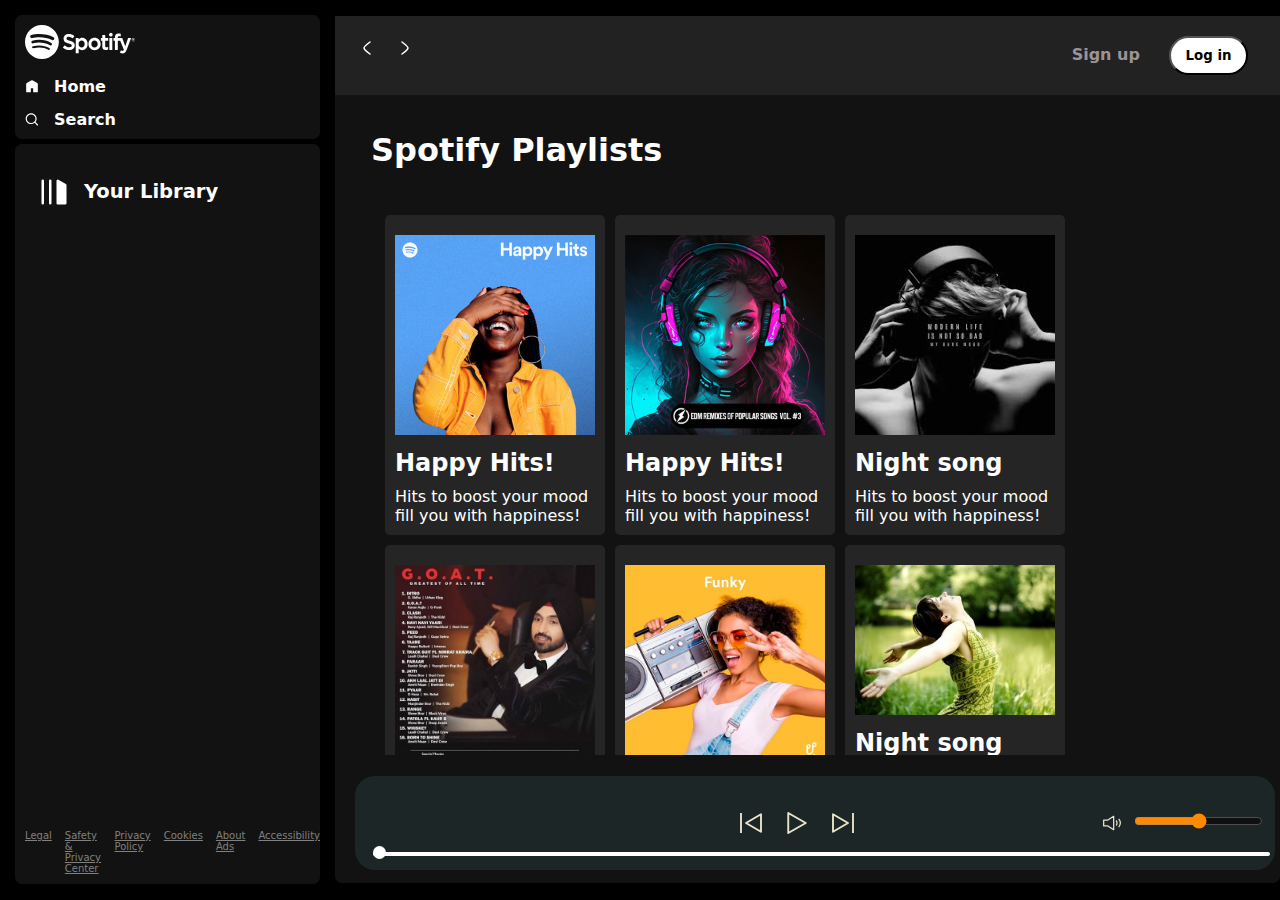
<file: index.html>
<!DOCTYPE html>
<html lang="en">

<head>
    <meta charset="UTF-8">
    <meta name="viewport" content="width=device-width, initial-scale=1.0">
    <link rel="stylesheet" href="style.css">
    <link rel="stylesheet" href="utility.css">
    <title>spotify-web player: music for everyone</title>
</head>

<body>
    <div class="container flex bg-black">
        <div class="left ">
            <div class="close">
                <img class="invert" src="close.svg" alt="">
            </div>
            <div class="home bg-grey rounded m-1 p-1">
                <div class="logo"><img width="110" class="invert" src="logo.jpg.svg" alt=""></div>
                <ul>
                    <li><img class="invert" src="home.svg" alt="Home">Home</li>
                    <li><img class="invert" src="search.svg" alt="search">Search</li>
                </ul>

            </div>
            <div class="library bg-grey rounded m-1 p-1">
                <div class="heading">
                    <img class="invert" src="playlist.svg" alt="">
                    <h2>Your Library</h2>
                </div>
                <div class="songList">
                    <ul>

                    </ul>
                </div>
                <div class="footer">
                    <div><a href="https://www.spotify.com/in-en/legal/"><span>Legal</span></a></div>
                    <div><a href="https://www.spotify.com/in-en/safetyandprivacy/"><span>Safety &amp; Privacy
                                Center</span></a></div>
                    <div><a href="https://www.spotify.com/in-en/legal/privacy-policy/"><span>Privacy Policy</span></a>
                    </div>
                    <div><a href="https://www.spotify.com/in-en/legal/cookies-policy/"><span>Cookies</span></a></div>
                    <div><a href="https://www.spotify.com/in-en/legal/privacy-policy/#s3"><span>About Ads</span></a>
                    </div>
                    <div><a href="https://www.spotify.com/in-en/accessibility/"><span>Accessibility</span></a></div>

                </div>
            </div>

        </div>
        <div class="right bg-grey rounded ">
            <div class="header">
                <div class="nav">
                    <div class="hamburgerContainer">


                        <img width="30" class="invert hamburger" src="hamburger.svg" alt="">
                        <svg xmlns="http://www.w3.org/2000/svg" viewBox="0 0 24 24" width="24" height="24"
                            color="#ffffff" fill="none">
                            <path d="M15 6C15 6 9.00001 10.4189 9 12C8.99999 13.5812 15 18 15 18" stroke="currentColor"
                                stroke-width="1.5" stroke-linecap="round" stroke-linejoin="round" />
                        </svg>
                        <svg xmlns="http://www.w3.org/2000/svg" viewBox="0 0 24 24" width="24" height="24"
                            color="#ffffff" fill="none">
                            <path d="M9.00005 6C9.00005 6 15 10.4189 15 12C15 13.5812 9 18 9 18" stroke="currentColor"
                                stroke-width="1.5" stroke-linecap="round" stroke-linejoin="round" />
                        </svg>
                    </div>
                </div>
                <div class="buttons">
                    <button class="signupbtn">Sign up</button>
                    <button class="loginbtn">Log in</button>
                </div>
            </div>
            <div class="spotifyPlaylists">
                <h1>Spotify Playlists</h1>
                <div class="cardContainer">
                    <div data-folder="cs" class="card ">
                        <div class="play">
                            <svg xmlns="http://www.w3.org/2000/svg" viewBox="0 0 24 24" width="24" height="24"
                                fill="black">
                                <path
                                    d="M18.8906 12.846C18.5371 14.189 16.8667 15.138 13.5257 17.0361C10.296 18.8709 8.6812 19.7884 7.37983 19.4196C6.8418 19.2671 6.35159 18.9776 5.95624 18.5787C5 17.6139 5 15.7426 5 12C5 8.2574 5 6.3861 5.95624 5.42132C6.35159 5.02245 6.8418 4.73288 7.37983 4.58042C8.6812 4.21165 10.296 5.12907 13.5257 6.96393C16.8667 8.86197 18.5371 9.811 18.8906 11.154C19.0365 11.7084 19.0365 12.2916 18.8906 12.846Z" />
                            </svg>


                        </div>
                        <img src="cover (9).jpg" alt="">
                        <h2>Happy Hits!</h2>
                        <p>Hits to boost your mood fill you with happiness!</p>

                    </div>
                    <div data-folder="ncs" class="card ">
                        <div class="play">
                            <svg xmlns="http://www.w3.org/2000/svg" viewBox="0 0 24 24" width="24" height="24"
                                fill="black">
                                <path
                                    d="M18.8906 12.846C18.5371 14.189 16.8667 15.138 13.5257 17.0361C10.296 18.8709 8.6812 19.7884 7.37983 19.4196C6.8418 19.2671 6.35159 18.9776 5.95624 18.5787C5 17.6139 5 15.7426 5 12C5 8.2574 5 6.3861 5.95624 5.42132C6.35159 5.02245 6.8418 4.73288 7.37983 4.58042C8.6812 4.21165 10.296 5.12907 13.5257 6.96393C16.8667 8.86197 18.5371 9.811 18.8906 11.154C19.0365 11.7084 19.0365 12.2916 18.8906 12.846Z" />
                            </svg>


                        </div>
                        <img src="cover (2).jpg" alt="">
                        <h2>Happy Hits!</h2>
                        <p>Hits to boost your mood fill you with happiness!</p>
                    </div>
                    <div data-folder="nav" class="card ">
                        <div class="play">
                            <svg xmlns="http://www.w3.org/2000/svg" viewBox="0 0 24 24" width="24" height="24"
                                fill="black">
                                <path
                                    d="M18.8906 12.846C18.5371 14.189 16.8667 15.138 13.5257 17.0361C10.296 18.8709 8.6812 19.7884 7.37983 19.4196C6.8418 19.2671 6.35159 18.9776 5.95624 18.5787C5 17.6139 5 15.7426 5 12C5 8.2574 5 6.3861 5.95624 5.42132C6.35159 5.02245 6.8418 4.73288 7.37983 4.58042C8.6812 4.21165 10.296 5.12907 13.5257 6.96393C16.8667 8.86197 18.5371 9.811 18.8906 11.154C19.0365 11.7084 19.0365 12.2916 18.8906 12.846Z" />
                            </svg>


                        </div>
                        <img src="cover (4).jpg" alt="">
                        <h2>Night song</h2>
                        <p>Hits to boost your mood fill you with happiness!</p>
                    </div>
                    <div data-folder="punjabi" class="card ">
                        <div class="play">
                            <svg xmlns="http://www.w3.org/2000/svg" viewBox="0 0 24 24" width="24" height="24"
                                fill="black">
                                <path
                                    d="M18.8906 12.846C18.5371 14.189 16.8667 15.138 13.5257 17.0361C10.296 18.8709 8.6812 19.7884 7.37983 19.4196C6.8418 19.2671 6.35159 18.9776 5.95624 18.5787C5 17.6139 5 15.7426 5 12C5 8.2574 5 6.3861 5.95624 5.42132C6.35159 5.02245 6.8418 4.73288 7.37983 4.58042C8.6812 4.21165 10.296 5.12907 13.5257 6.96393C16.8667 8.86197 18.5371 9.811 18.8906 11.154C19.0365 11.7084 19.0365 12.2916 18.8906 12.846Z" />
                            </svg>


                        </div>
                        <img src="cover (5).jpg" alt="">
                        <h2>Night song</h2>
                        <p>Hits to boost your mood fill you with happiness!</p>
                    </div>
                    <div data-folder="hindi" class="card ">
                        <div class="play">
                            <svg xmlns="http://www.w3.org/2000/svg" viewBox="0 0 24 24" width="24" height="24"
                                fill="black">
                                <path
                                    d="M18.8906 12.846C18.5371 14.189 16.8667 15.138 13.5257 17.0361C10.296 18.8709 8.6812 19.7884 7.37983 19.4196C6.8418 19.2671 6.35159 18.9776 5.95624 18.5787C5 17.6139 5 15.7426 5 12C5 8.2574 5 6.3861 5.95624 5.42132C6.35159 5.02245 6.8418 4.73288 7.37983 4.58042C8.6812 4.21165 10.296 5.12907 13.5257 6.96393C16.8667 8.86197 18.5371 9.811 18.8906 11.154C19.0365 11.7084 19.0365 12.2916 18.8906 12.846Z" />
                            </svg>


                        </div>
                        <img src="cover (6).jpg" alt="">
                        <h2>Night song</h2>
                        <p>Hits to boost your mood fill you with happiness!</p>
                    </div>
                    <div data-folder="english" class="card ">
                        <div class="play">
                            <svg xmlns="http://www.w3.org/2000/svg" viewBox="0 0 24 24" width="24" height="24"
                                fill="black">
                                <path
                                    d="M18.8906 12.846C18.5371 14.189 16.8667 15.138 13.5257 17.0361C10.296 18.8709 8.6812 19.7884 7.37983 19.4196C6.8418 19.2671 6.35159 18.9776 5.95624 18.5787C5 17.6139 5 15.7426 5 12C5 8.2574 5 6.3861 5.95624 5.42132C6.35159 5.02245 6.8418 4.73288 7.37983 4.58042C8.6812 4.21165 10.296 5.12907 13.5257 6.96393C16.8667 8.86197 18.5371 9.811 18.8906 11.154C19.0365 11.7084 19.0365 12.2916 18.8906 12.846Z" />
                            </svg>


                        </div>
                        <img src="cover (8).jpg" alt="">
                        <h2>Night song</h2>
                        <p>Hits to boost your mood fill you with happiness!</p>
                    </div>

                    <div data-folder="eng" class="card ">
                        <div class="play">
                            <svg xmlns="http://www.w3.org/2000/svg" viewBox="0 0 24 24" width="24" height="24"
                                fill="black">
                                <path
                                    d="M18.8906 12.846C18.5371 14.189 16.8667 15.138 13.5257 17.0361C10.296 18.8709 8.6812 19.7884 7.37983 19.4196C6.8418 19.2671 6.35159 18.9776 5.95624 18.5787C5 17.6139 5 15.7426 5 12C5 8.2574 5 6.3861 5.95624 5.42132C6.35159 5.02245 6.8418 4.73288 7.37983 4.58042C8.6812 4.21165 10.296 5.12907 13.5257 6.96393C16.8667 8.86197 18.5371 9.811 18.8906 11.154C19.0365 11.7084 19.0365 12.2916 18.8906 12.846Z" />
                            </svg>


                        </div>
                        <img src="cover.jpg" alt="">
                        <h2>Night song</h2>
                        <p>Hits to boost your mood fill you with happiness!</p>
                    </div>


                    
                    <div data-folder="eng" class="card ">
                        <div class="play">
                            <svg xmlns="http://www.w3.org/2000/svg" viewBox="0 0 24 24" width="24" height="24"
                                fill="black">
                                <path
                                    d="M18.8906 12.846C18.5371 14.189 16.8667 15.138 13.5257 17.0361C10.296 18.8709 8.6812 19.7884 7.37983 19.4196C6.8418 19.2671 6.35159 18.9776 5.95624 18.5787C5 17.6139 5 15.7426 5 12C5 8.2574 5 6.3861 5.95624 5.42132C6.35159 5.02245 6.8418 4.73288 7.37983 4.58042C8.6812 4.21165 10.296 5.12907 13.5257 6.96393C16.8667 8.86197 18.5371 9.811 18.8906 11.154C19.0365 11.7084 19.0365 12.2916 18.8906 12.846Z" />
                            </svg>


                        </div>
                        <img src="136271.png" alt="">
                        <h2>Night song</h2>
                        <p>Hits to boost your mood fill you with happiness!</p>
                    </div>



                    <div data-folder="eng" class="card ">
                        <div class="play">
                            <svg xmlns="http://www.w3.org/2000/svg" viewBox="0 0 24 24" width="24" height="24"
                                fill="black">
                                <path
                                    d="M18.8906 12.846C18.5371 14.189 16.8667 15.138 13.5257 17.0361C10.296 18.8709 8.6812 19.7884 7.37983 19.4196C6.8418 19.2671 6.35159 18.9776 5.95624 18.5787C5 17.6139 5 15.7426 5 12C5 8.2574 5 6.3861 5.95624 5.42132C6.35159 5.02245 6.8418 4.73288 7.37983 4.58042C8.6812 4.21165 10.296 5.12907 13.5257 6.96393C16.8667 8.86197 18.5371 9.811 18.8906 11.154C19.0365 11.7084 19.0365 12.2916 18.8906 12.846Z" />
                            </svg>


                        </div>
                        <img src="136292.png" alt="">
                        <h2>Night song</h2>
                        <p>Hits to boost your mood fill you with happiness!</p>
                    </div>



                    <div data-folder="eng" class="card ">
                        <div class="play">
                            <svg xmlns="http://www.w3.org/2000/svg" viewBox="0 0 24 24" width="24" height="24"
                                fill="black">
                                <path
                                    d="M18.8906 12.846C18.5371 14.189 16.8667 15.138 13.5257 17.0361C10.296 18.8709 8.6812 19.7884 7.37983 19.4196C6.8418 19.2671 6.35159 18.9776 5.95624 18.5787C5 17.6139 5 15.7426 5 12C5 8.2574 5 6.3861 5.95624 5.42132C6.35159 5.02245 6.8418 4.73288 7.37983 4.58042C8.6812 4.21165 10.296 5.12907 13.5257 6.96393C16.8667 8.86197 18.5371 9.811 18.8906 11.154C19.0365 11.7084 19.0365 12.2916 18.8906 12.846Z" />
                            </svg>


                        </div>
                        <img src="136301.png" alt="">
                        <h2>Night song</h2>
                        <p>Hits to boost your mood fill you with happiness!</p>
                    </div>



                    <div data-folder="eng" class="card ">
                        <div class="play">
                            <svg xmlns="http://www.w3.org/2000/svg" viewBox="0 0 24 24" width="24" height="24"
                                fill="black">
                                <path
                                    d="M18.8906 12.846C18.5371 14.189 16.8667 15.138 13.5257 17.0361C10.296 18.8709 8.6812 19.7884 7.37983 19.4196C6.8418 19.2671 6.35159 18.9776 5.95624 18.5787C5 17.6139 5 15.7426 5 12C5 8.2574 5 6.3861 5.95624 5.42132C6.35159 5.02245 6.8418 4.73288 7.37983 4.58042C8.6812 4.21165 10.296 5.12907 13.5257 6.96393C16.8667 8.86197 18.5371 9.811 18.8906 11.154C19.0365 11.7084 19.0365 12.2916 18.8906 12.846Z" />
                            </svg>


                        </div>
                        <img src="136302.png" alt="">
                        <h2>Night song</h2>
                        <p>Hits to boost your mood fill you with happiness!</p>
                    </div>



                    <div data-folder="eng" class="card ">
                        <div class="play">
                            <svg xmlns="http://www.w3.org/2000/svg" viewBox="0 0 24 24" width="24" height="24"
                                fill="black">
                                <path
                                    d="M18.8906 12.846C18.5371 14.189 16.8667 15.138 13.5257 17.0361C10.296 18.8709 8.6812 19.7884 7.37983 19.4196C6.8418 19.2671 6.35159 18.9776 5.95624 18.5787C5 17.6139 5 15.7426 5 12C5 8.2574 5 6.3861 5.95624 5.42132C6.35159 5.02245 6.8418 4.73288 7.37983 4.58042C8.6812 4.21165 10.296 5.12907 13.5257 6.96393C16.8667 8.86197 18.5371 9.811 18.8906 11.154C19.0365 11.7084 19.0365 12.2916 18.8906 12.846Z" />
                            </svg>


                        </div>
                        <img src="136336.png" alt="">
                        <h2>Night song</h2>
                        <p>Hits to boost your mood fill you with happiness!</p>
                    </div>



                    <div data-folder="eng" class="card ">
                        <div class="play">
                            <svg xmlns="http://www.w3.org/2000/svg" viewBox="0 0 24 24" width="24" height="24"
                                fill="black">
                                <path
                                    d="M18.8906 12.846C18.5371 14.189 16.8667 15.138 13.5257 17.0361C10.296 18.8709 8.6812 19.7884 7.37983 19.4196C6.8418 19.2671 6.35159 18.9776 5.95624 18.5787C5 17.6139 5 15.7426 5 12C5 8.2574 5 6.3861 5.95624 5.42132C6.35159 5.02245 6.8418 4.73288 7.37983 4.58042C8.6812 4.21165 10.296 5.12907 13.5257 6.96393C16.8667 8.86197 18.5371 9.811 18.8906 11.154C19.0365 11.7084 19.0365 12.2916 18.8906 12.846Z" />
                            </svg>


                        </div>
                        <img src="136342.png" alt="">
                        <h2>Night song</h2>
                        <p>Hits to boost your mood fill you with happiness!</p>
                    </div>



                    <div data-folder="eng" class="card ">
                        <div class="play">
                            <svg xmlns="http://www.w3.org/2000/svg" viewBox="0 0 24 24" width="24" height="24"
                                fill="black">
                                <path
                                    d="M18.8906 12.846C18.5371 14.189 16.8667 15.138 13.5257 17.0361C10.296 18.8709 8.6812 19.7884 7.37983 19.4196C6.8418 19.2671 6.35159 18.9776 5.95624 18.5787C5 17.6139 5 15.7426 5 12C5 8.2574 5 6.3861 5.95624 5.42132C6.35159 5.02245 6.8418 4.73288 7.37983 4.58042C8.6812 4.21165 10.296 5.12907 13.5257 6.96393C16.8667 8.86197 18.5371 9.811 18.8906 11.154C19.0365 11.7084 19.0365 12.2916 18.8906 12.846Z" />
                            </svg>


                        </div>
                        <img src="135679.png" alt="">
                        <h2>Night song</h2>
                        <p>Hits to boost your mood fill you with happiness!</p>
                    </div>



                    <div data-folder="eng" class="card ">
                        <div class="play">
                            <svg xmlns="http://www.w3.org/2000/svg" viewBox="0 0 24 24" width="24" height="24"
                                fill="black">
                                <path
                                    d="M18.8906 12.846C18.5371 14.189 16.8667 15.138 13.5257 17.0361C10.296 18.8709 8.6812 19.7884 7.37983 19.4196C6.8418 19.2671 6.35159 18.9776 5.95624 18.5787C5 17.6139 5 15.7426 5 12C5 8.2574 5 6.3861 5.95624 5.42132C6.35159 5.02245 6.8418 4.73288 7.37983 4.58042C8.6812 4.21165 10.296 5.12907 13.5257 6.96393C16.8667 8.86197 18.5371 9.811 18.8906 11.154C19.0365 11.7084 19.0365 12.2916 18.8906 12.846Z" />
                            </svg>


                        </div>
                        <img src="135674.png" alt="">
                        <h2>Night song</h2>
                        <p>Hits to boost your mood fill you with happiness!</p>
                    </div>



                    <div data-folder="eng" class="card ">
                        <div class="play">
                            <svg xmlns="http://www.w3.org/2000/svg" viewBox="0 0 24 24" width="24" height="24"
                                fill="black">
                                <path
                                    d="M18.8906 12.846C18.5371 14.189 16.8667 15.138 13.5257 17.0361C10.296 18.8709 8.6812 19.7884 7.37983 19.4196C6.8418 19.2671 6.35159 18.9776 5.95624 18.5787C5 17.6139 5 15.7426 5 12C5 8.2574 5 6.3861 5.95624 5.42132C6.35159 5.02245 6.8418 4.73288 7.37983 4.58042C8.6812 4.21165 10.296 5.12907 13.5257 6.96393C16.8667 8.86197 18.5371 9.811 18.8906 11.154C19.0365 11.7084 19.0365 12.2916 18.8906 12.846Z" />
                            </svg>


                        </div>
                        <img src="135659.png" alt="">
                        <h2>Night song</h2>
                        <p>Hits to boost your mood fill you with happiness!</p>
                    </div>



                    <div data-folder="eng" class="card ">
                        <div class="play">
                            <svg xmlns="http://www.w3.org/2000/svg" viewBox="0 0 24 24" width="24" height="24"
                                fill="black">
                                <path
                                    d="M18.8906 12.846C18.5371 14.189 16.8667 15.138 13.5257 17.0361C10.296 18.8709 8.6812 19.7884 7.37983 19.4196C6.8418 19.2671 6.35159 18.9776 5.95624 18.5787C5 17.6139 5 15.7426 5 12C5 8.2574 5 6.3861 5.95624 5.42132C6.35159 5.02245 6.8418 4.73288 7.37983 4.58042C8.6812 4.21165 10.296 5.12907 13.5257 6.96393C16.8667 8.86197 18.5371 9.811 18.8906 11.154C19.0365 11.7084 19.0365 12.2916 18.8906 12.846Z" />
                            </svg>


                        </div>
                        <img src="135668.png" alt="">
                        <h2>Night song</h2>
                        <p>Hits to boost your mood fill you with happiness!</p>
                    </div>




                </div>
                <div class="playbar">
                    <div class="seekbar">
                        <div class="circle">

                        </div>
                    </div>
                    <div class="abovebar">
                        <div class="songinfo">

                        </div>
                        <div class="songbuttons">
                            <img width="30" id="previous" src="prevsong.svg" alt="">
                            <img width="30" id="play" src="play.svg" alt="">
                            <img width="30" id="next" src="nextsong.svg" alt="">
                        </div>
                        <div class="timevol">
                            <div class="songtime"></div>
                            <div class="volume">
                                <img width="20" src="volume.svg" alt="">
                                <div class="range">
                                    <input type="range" name="volume" id="">
                                </div>
                            </div>


                        </div>

                    </div>
                </div>

            </div>
        </div>

    </div>

    <script src="scripts.js"></script>


</body>

</html>
</file>
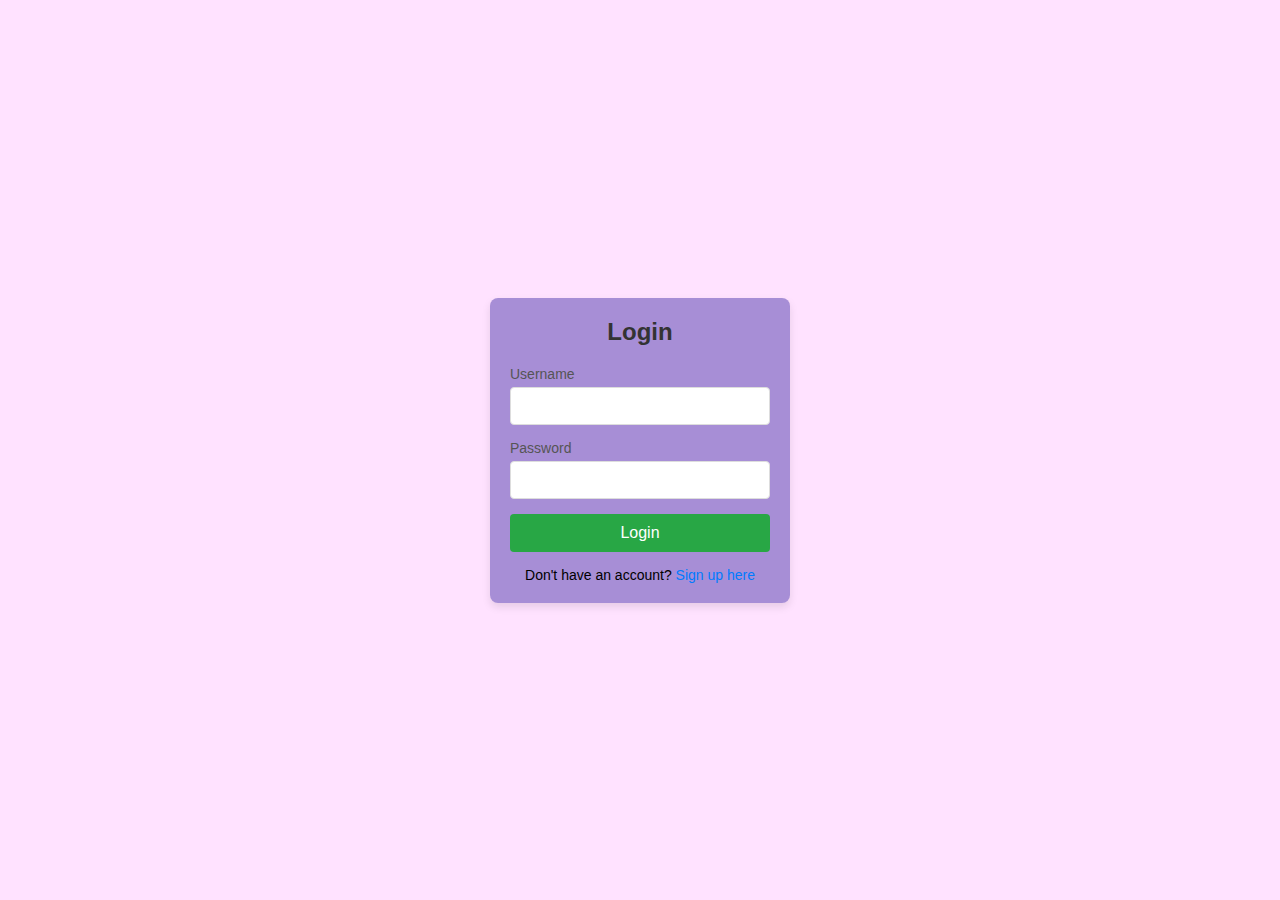
<file: indexx.html>
<!DOCTYPE html>
<html lang="en">
<head>
    <meta charset="UTF-8">
    <meta name="viewport" content="width=device-width, initial-scale=1.0">
    <title>Login Page</title>
    <link rel="stylesheet" href="stylee.css">
</head>
<body>
    <div class="login-container">
        <h2>Login</h2>
        <form action="#">
            <div class="input-group">
                <label for="username">Username</label>
                <input type="text" id="username" name="username" required>
            </div>
            <div class="input-group">
                <label for="password">Password</label>
                <input type="password" id="password" name="password" required>
            </div>
            <div class="input-group">
                <button type="submit" class="btn">Login</button>
            </div>
        </form>
        <p class="signup-link">Don't have an account? <a href="#">Sign up here</a></p>
    </div>
</body>
</html>
    
</body>
</html>
</file>
<file: style.css>
:root{
    --a:0;
}
*{
    margin: 0;
    padding: 0;
    font-family: system-ui, -apple-system, BlinkMacSystemFont, 'Segoe UI', Roboto, Oxygen, Ubuntu, Cantarell, 'Open Sans', 'Helvetica Neue', sans-serif;
}
body{
    background-color: black;
    color: white;
}
.close{
    display: none;
}

.left{
    width: 25vw;
    padding: 10px;
}
.right{
    width: 75vw;
}

.home ul li{
    
    display: flex;
    gap: 15px;
    width: 14px;
    list-style: none;
    padding-top: 14px;
    font-weight: bold;
}
.heading{
    
    display: flex;
    gap: 15px;
    width: 100%;
    padding-top: 14px;
    padding: 23px 14px;
    font-weight: bold;
    align-items: center;
    font-size: 13px;

}
.heading img{
    width: 30px;
}
.library{
    min-height: 80vh;
    position: relative;
}
.footer{
    display: flex;
    font-size: 10px;
    color: grey;
    gap: 13px;
    position: absolute;
    bottom: 0;
    padding: 10px 0;
}
.footer a{
    color: gray;

}
.right{
    margin: 16px 0px;
    position: relative;
}
.header{
    display: flex;
    justify-content: space-between;
    background-color: rgb(34, 34, 34);
}
.header >*{
    padding: 20px;

}
.spotifyPlaylists{
    padding: 20px;


}
.spotifyPlaylists h1{
    padding: 16px;


}
.cardContainer{
    margin: 30px;
    display: flex;
    gap: 10px;
    flex-wrap: wrap;
    overflow-y: auto;
    max-height: 60vh;
   
}
 .card{
    width: 200px;
    padding: 10px;
    border-radius: 5px;
    background-color:#252525;
    position: relative;
    transition: all .9s;

}
.card:hover{
    background-color: rgb(105, 103, 103);
    cursor: pointer;
    --a:1;
}
.card > *{
    padding-top: 10px;

}

.card img{
    width: 100%;
    object-fit: contain;
}
.play{
    width: 40px;
    height: 40px;
    background-color: #1fdf64;
    border-radius: 50%;
    padding: 4px;
    display: flex;
    align-items: center;
    justify-content: center;
    position: absolute;
    top: 160px;
    right: 17px;
    opacity: var(--a);
    transition: all 1s ease-out;
    
}
.buttons >*{
    margin: 0 12px;
}

.signupbtn{
    background-color: rgb(34, 34, 34);
    color: rgb(156, 148, 148);
    font-weight: bold;
    border: none;
    outline: none;
    cursor: pointer;
    font-size: 16px;
    
}
.signupbtn:hover{
    font-size: 17px;
    color: white;
}
.loginbtn{
    background-color: white;
    border-radius: 21px;
    color: black;
    font-weight: bold;
    padding: 10px;
    width:79px;
    cursor: pointer;
}
.loginbtn:hover{
   
    font-weight: bold;
    width: 80px;
    
   

}

.playbar{
    position: fixed;
    justify-content: center;
    align-items: center;
    position: fixed;
    bottom: 30px;
    filter: invert(1);
    background: #e2d9d9;
    border-radius: 20px;
    width: 90%;
    padding: 12px;
    width: 70vw;
    min-height: 40px;
}
.songbuttons{
    display: flex;
    justify-content: center;
    gap: 16px;
}
.songList{
    height: 544px; 
     overflow: auto;
     margin-bottom: 44px;
}
.hamburger{
    display: none;
    cursor: pointer;
}
.hamburgerContainer{
    display: flex;
    justify-content: center;
    align-items: center;
    gap: 14px;
}
.songList ul{
    padding: 0 12px;
}
.songList ul li{
    list-style-type: decimal;
    display: flex;
    justify-content: space-between;
    gap: 12px;
    cursor: pointer;
    padding: 12px 0;
    border: 1px solid white;
    margin: 12px 0px;
    padding: 13px;
    border-radius: 5px;

}
.songList .info{
    font-size: 13px;
    width: 344px;
}
.info div{
    word-break: break-all;
}
.playnow{
    display: flex;  
    justify-content: center;
    align-items: center;

}
.playnow span{
    font-size: 13px;
    width: 64px;
   
}
.seekbar{
    height: 4px;
    width: 97.5%;
    background:  black;
    border-radius: 10px;
    position: absolute;
    bottom: 8px;
    margin: 6px;
    cursor: pointer;
}
.circle{
    width: 13px;
    height: 13px;
    border-radius: 13px;
    background-color: black;
    position: relative;
    bottom: 6px;
    left: 0%;
    transition: left 0.5s;
}
.songbuttons img{
    cursor: pointer;
}
.timevol{
    display: flex;
    justify-content: space-evenly;
    align-items: center;
    
}
.songinfo{
    color: black;
    padding: 0 12px;
    width: 250px;
}
.songtime{
    color: black;
    padding: 0 12px;
    width: 125px;
}
.volume{
    display: flex;
    justify-content: center;
    align-items: center;
    gap: 12px;
    cursor: pointer;
}
.abovebar{
    display: flex;
    justify-content: space-between;
    margin: 20px 0;
    width: 100%;
}

@media (max-width: 1200px){
    .left{
       
        position: absolute;
        left: -130%;
        transition: all .3s;
        z-index: 1;
        width: 320px;
        background-color: black;
         padding: 0;
        height: 100vh;
        position: fixed;
        top: 0; 
    }
    .songinfo,.songtime{
        width: auto;
    }

    
    .left .close {
        display: flex;
        position: absolute;
        right: 31px;
        top: 25px;
        
    }
    .timevol{
        display: flex;
        justify-content: center;
        align-items: center;
        flex-direction: column;
        gap: 12px;
    }
   
    .right{
        width: 100vw;
    }
    .playbar{
        width: calc(100vw - 50px);
    }
    .seekbar{
        width: calc(100vw - 70px);
    }

    .hamburger{
        display: block;
    }
    .right{
        margin: 0;
    }
    .card{
        width: 60vw;
    }
    .cardContainer{
         margin: 0; 
         justify-content: center;
    }
    .close{
        display: block;
    }
    
    .play{
        top: 238px;
    }
    .abovebar{
        flex-direction: column;
        gap: 23px;
        align-items: center;
    }
    
}
@media (max-width: 375px){
    .buttons >*{
        margin: 0;
        
    }
    .play{
        top: 258px;
        right: 15px;
    }
    
    
}
@media (max-width: 400px)
{
    .card{
        width: 84vw;
    }
}
</file>
<file: utility.css>
.border{
    border: 2px solid red;
    margin: 3px;
}
.flex{
    display: flex;
}
.justify-center{
    justify-content: center;
}
.items-center{
    align-items: center;
}
.bg-black{
    background-color: black;
    color: white;
}
.invert{
    filter: invert(1);
}
.bg-grey{
    background-color: #121212;
}
.rounded{
    border-radius: 7px;
}
.m-1{
    margin: 5px;
}
.p-1{
    padding: 10px;
}

/* For Chrome, Edge, and Safari */
::-webkit-scrollbar {
    width: 12px; /* Width of the scrollbar */
}

::-webkit-scrollbar-track {
    background: #2e2e2e; /* Background of the track */
}

::-webkit-scrollbar-thumb {
    background-color: #4a4a4a; /* Scrollbar thumb color */
    border-radius: 10px; /* Rounded corners for the thumb */
    border: 2px solid #2e2e2e; /* Adds space around the thumb */
}

/* For Firefox */
html {
    scrollbar-width: thin;
    scrollbar-color: #4a4a4a #2e2e2e;
}
</file>
<file: stylee.css>
* {
    margin: 0;
    padding: 0;
    box-sizing: border-box;
}

body {
    font-family: Arial, sans-serif;
    background-color: #f2f2;
    display: flex;
    justify-content: center;
    align-items: center;
    height: 100vh;
}

.login-container {
    background-color: #2196;
    padding: 20px;
    border-radius: 8px;
    box-shadow: 0 4px 8px rgba(0, 0, 0, 0.1);
    width: 300px;
    text-align: center;
}

h2 {
    margin-bottom: 20px;
    color: #333;
}

.input-group {
    margin-bottom: 15px;
    text-align: left;
}

.input-group label {
    display: block;
    font-size: 14px;
    margin-bottom: 5px;
    color: #555;
}

.input-group input {
    width: 100%;
    padding: 10px;
    border: 1px solid #ddd;
    border-radius: 4px;
    font-size: 14px;
}

.btn {
    width: 100%;
    padding: 10px;
    background-color: #28a745;
    color: #fff;
    border: none;
    border-radius: 4px;
    cursor: pointer;
    font-size: 16px;
}

.btn:hover {
    background-color: #218838;
}

.signup-link {
    margin-top: 15px;
    font-size: 14px;
}

.signup-link a {
    color: #007bff;
    text-decoration: none;
}

.signup-link a:hover {
    text-decoration: underline;
}
</file>
